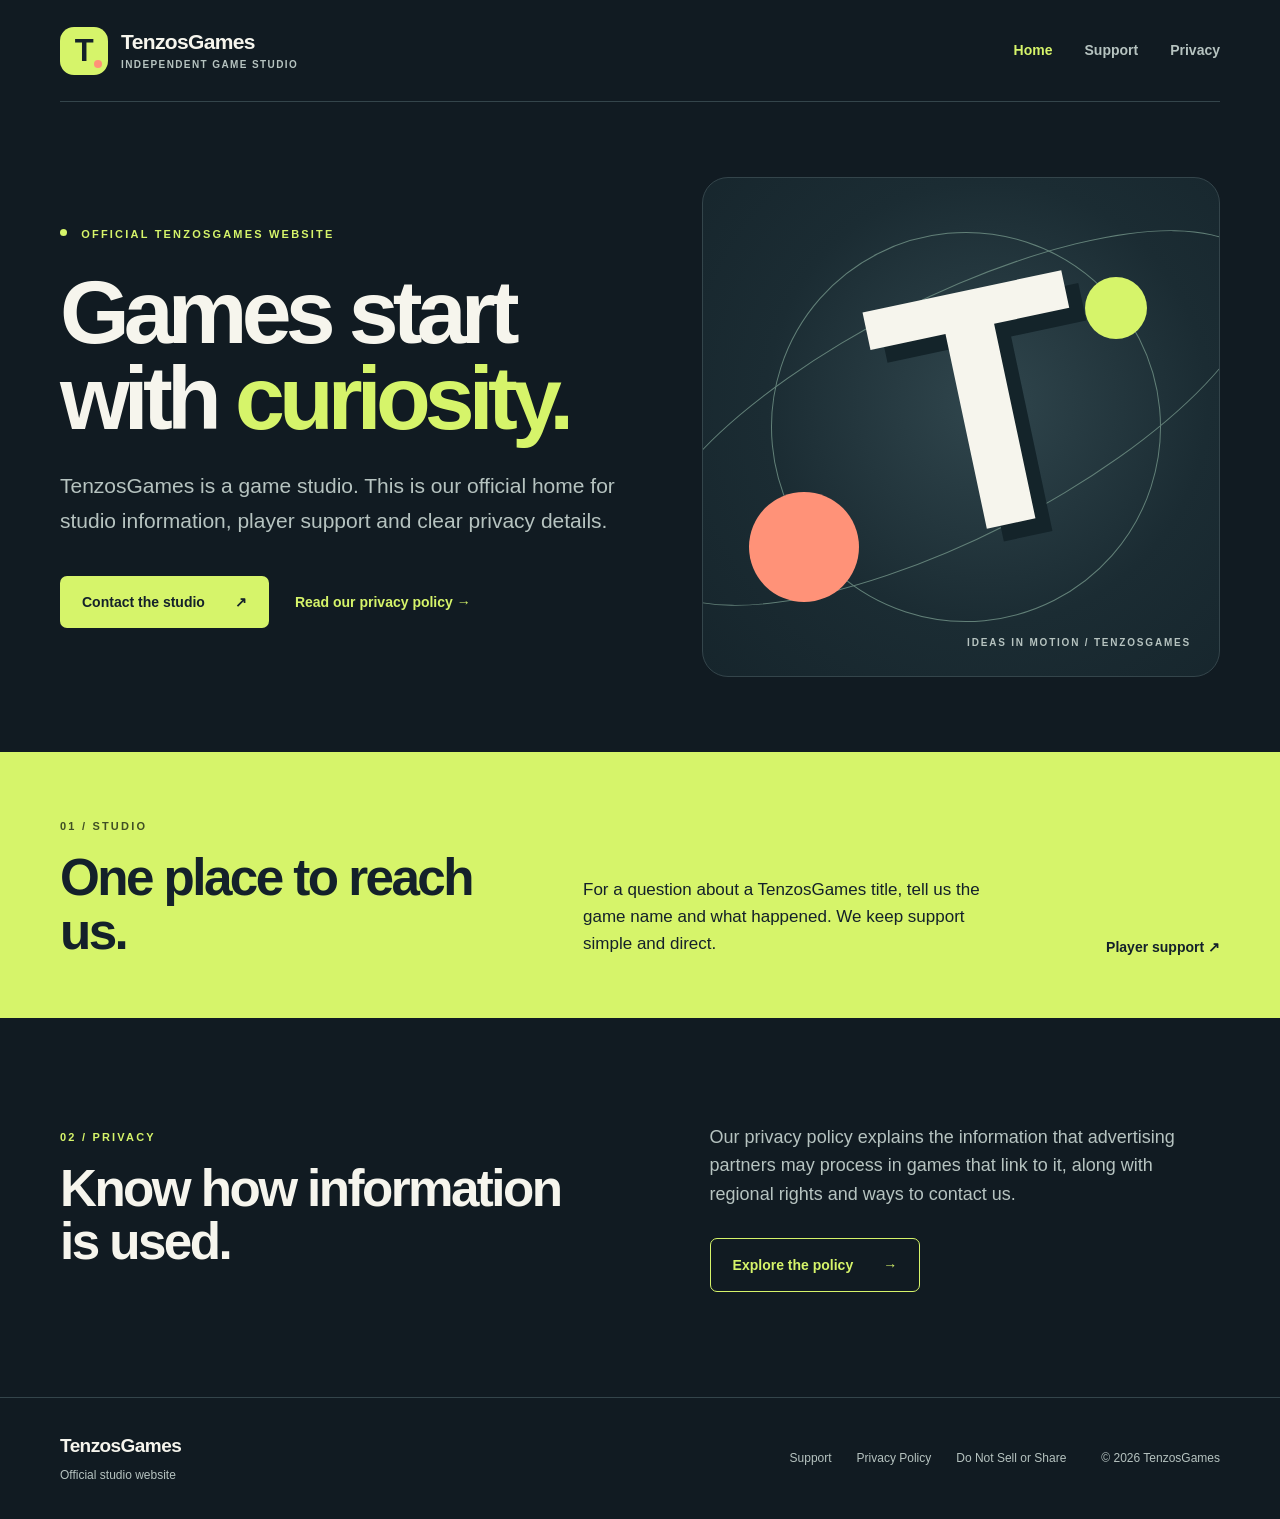
<file: index.html>
<!doctype html>
<html lang="en">
<head>
  <meta charset="utf-8">
  <meta name="viewport" content="width=device-width, initial-scale=1">
  <meta name="theme-color" content="#111b22">
  <meta name="description" content="The official website for TenzosGames. Find our studio contact, player support and privacy information.">
  <title>TenzosGames — Official Studio Website</title>
  <link rel="icon" href="favicon.svg" type="image/svg+xml">
  <link rel="stylesheet" href="styles.css">
</head>
<body>
  <a class="skip-link" href="#main">Skip to content</a>
  <header class="site-header wrap">
    <a class="brand" href="index.html" aria-label="TenzosGames home"><span class="brand-mark">T<span></span></span><span>TenzosGames<small>Independent game studio</small></span></a>
    <nav aria-label="Main navigation"><a class="active" aria-current="page" href="index.html">Home</a><a href="support.html">Support</a><a href="privacy-policy.html">Privacy</a></nav>
  </header>
  <main id="main">
    <section class="hero wrap">
      <div class="hero-copy"><p class="eyebrow"><span class="status-dot"></span> Official TenzosGames website</p><h1>Games start with <em>curiosity.</em></h1><p class="lead">TenzosGames is a game studio. This is our official home for studio information, player support and clear privacy details.</p><div class="actions"><a class="button" href="support.html">Contact the studio <span aria-hidden="true">↗</span></a><a class="text-link" href="privacy-policy.html">Read our privacy policy <span aria-hidden="true">→</span></a></div></div>
      <div class="hero-art" aria-hidden="true"><div class="orbit orbit-one"></div><div class="orbit orbit-two"></div><div class="orb orb-lime"></div><div class="orb orb-coral"></div><div class="hero-letter">T</div><span class="art-caption">IDEAS IN MOTION / TENZOSGAMES</span></div>
    </section>
    <section class="info-strip"><div class="wrap info-grid"><div><span class="mini-label">01 / STUDIO</span><h2>One place to reach us.</h2></div><p>For a question about a TenzosGames title, tell us the game name and what happened. We keep support simple and direct.</p><a class="inline-arrow" href="support.html">Player support <span aria-hidden="true">↗</span></a></div></section>
    <section class="closing wrap"><div><span class="mini-label">02 / PRIVACY</span><h2>Know how information is used.</h2></div><div><p>Our privacy policy explains the information that advertising partners may process in games that link to it, along with regional rights and ways to contact us.</p><a class="outline-button" href="privacy-policy.html">Explore the policy <span aria-hidden="true">→</span></a></div></section>
  </main>
  <footer class="site-footer"><div class="wrap footer-grid"><div><strong>TenzosGames</strong><span>Official studio website</span></div><div class="footer-links"><a href="support.html">Support</a><a href="privacy-policy.html">Privacy Policy</a><a href="privacy-policy.html#california">Do Not Sell or Share</a></div><small>© 2026 TenzosGames</small></div></footer>
</body>
</html>
</file>
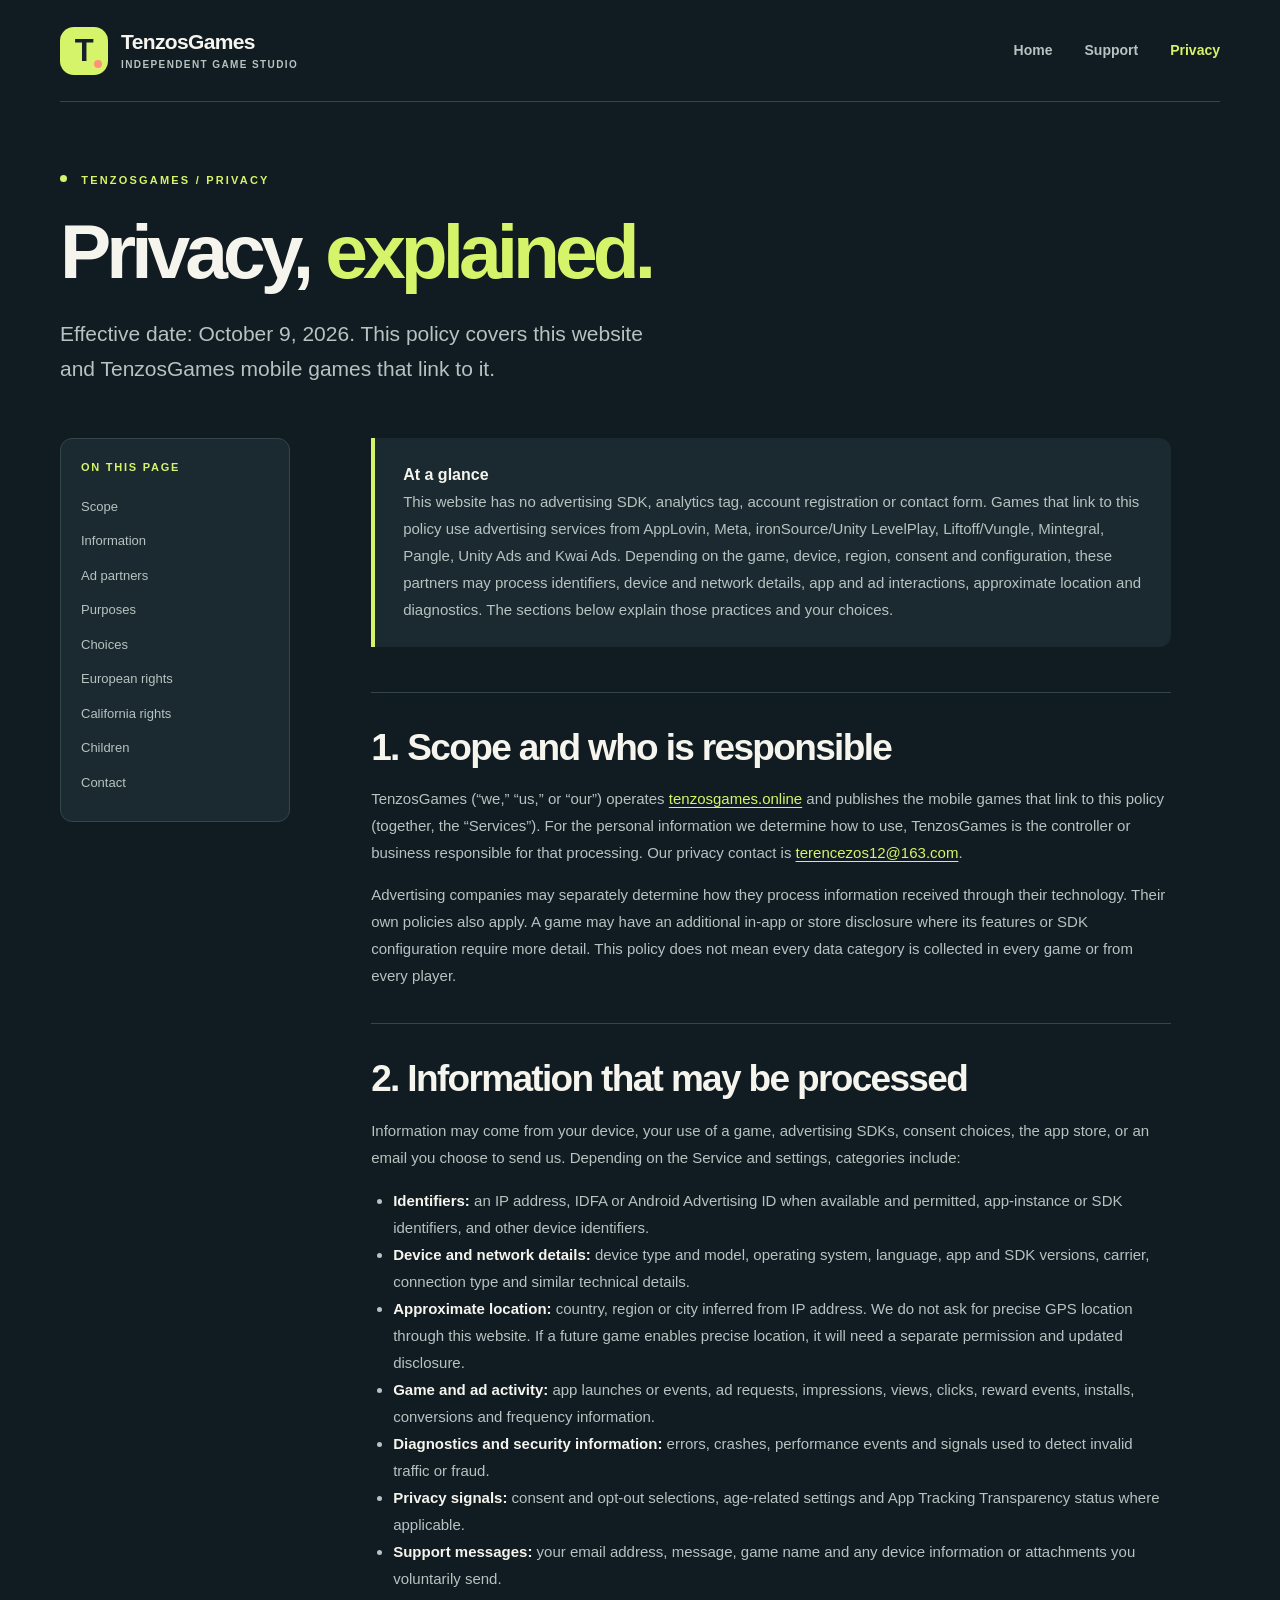
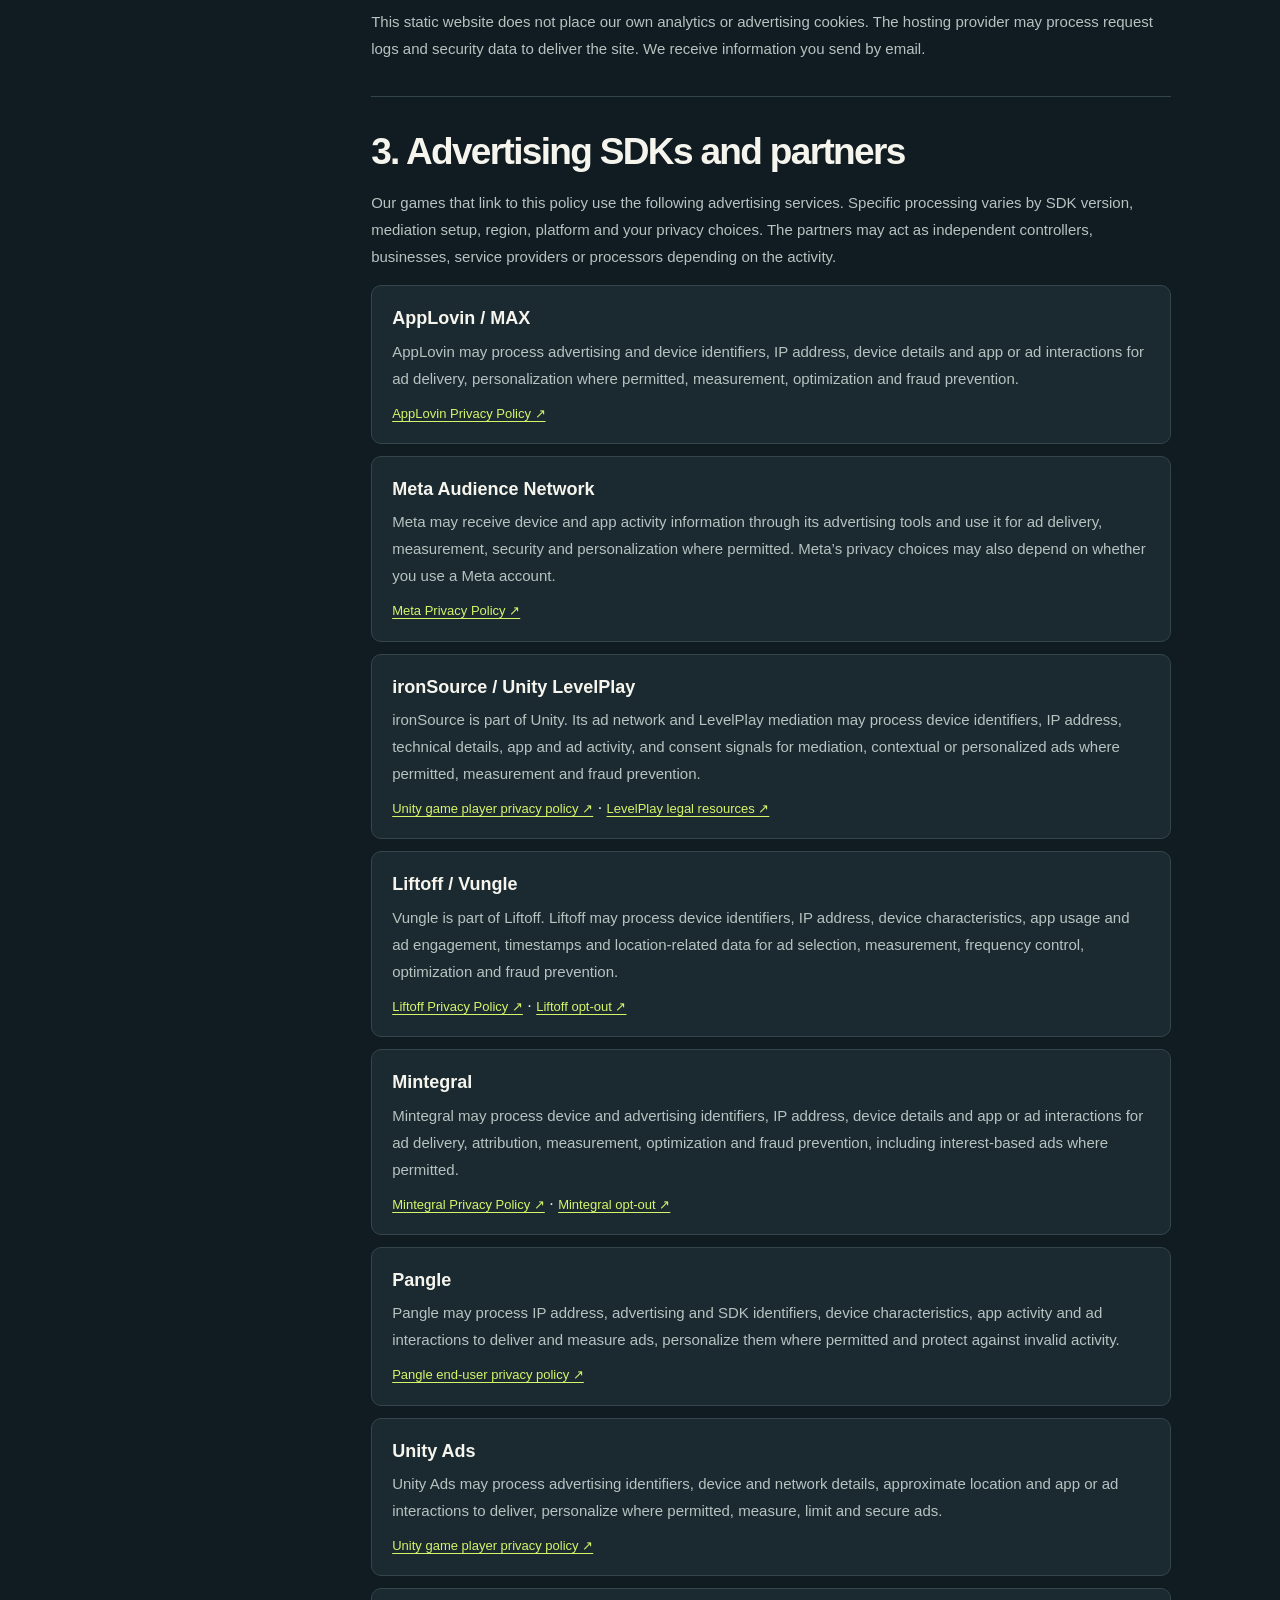
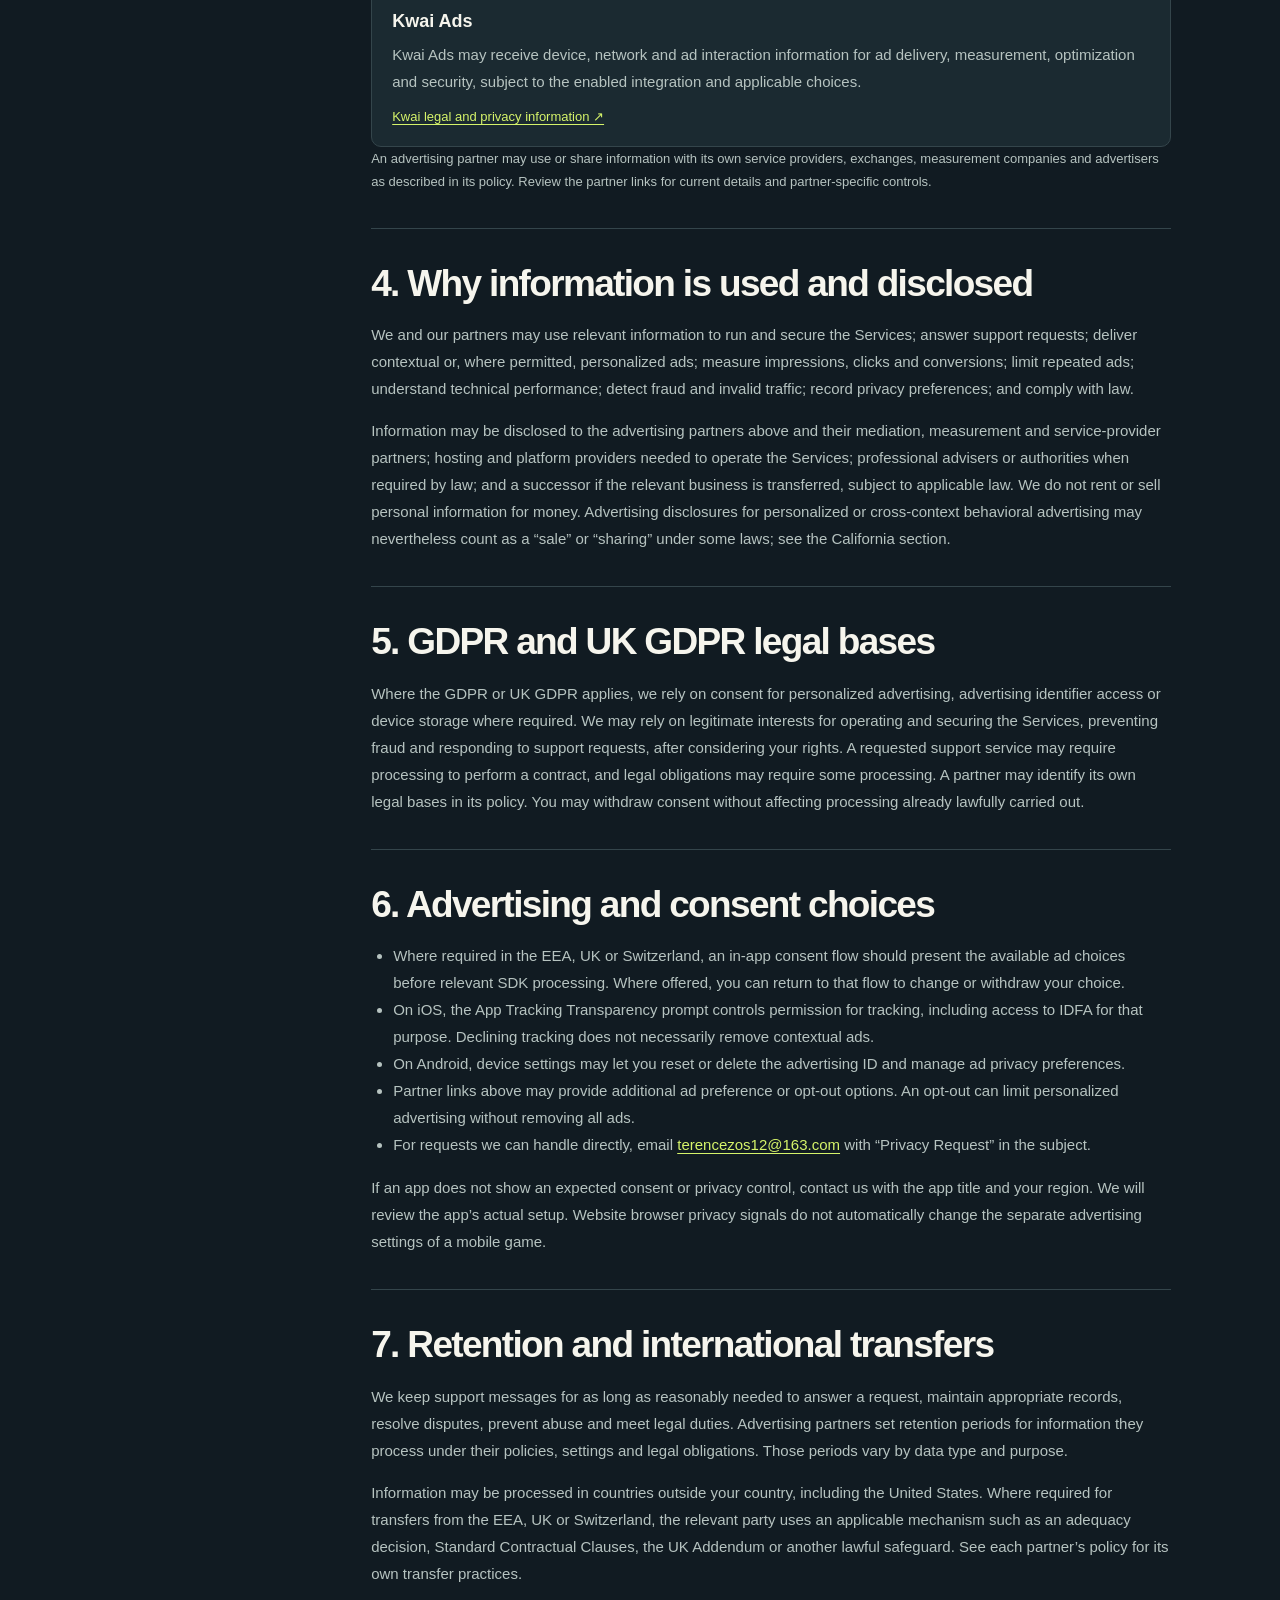
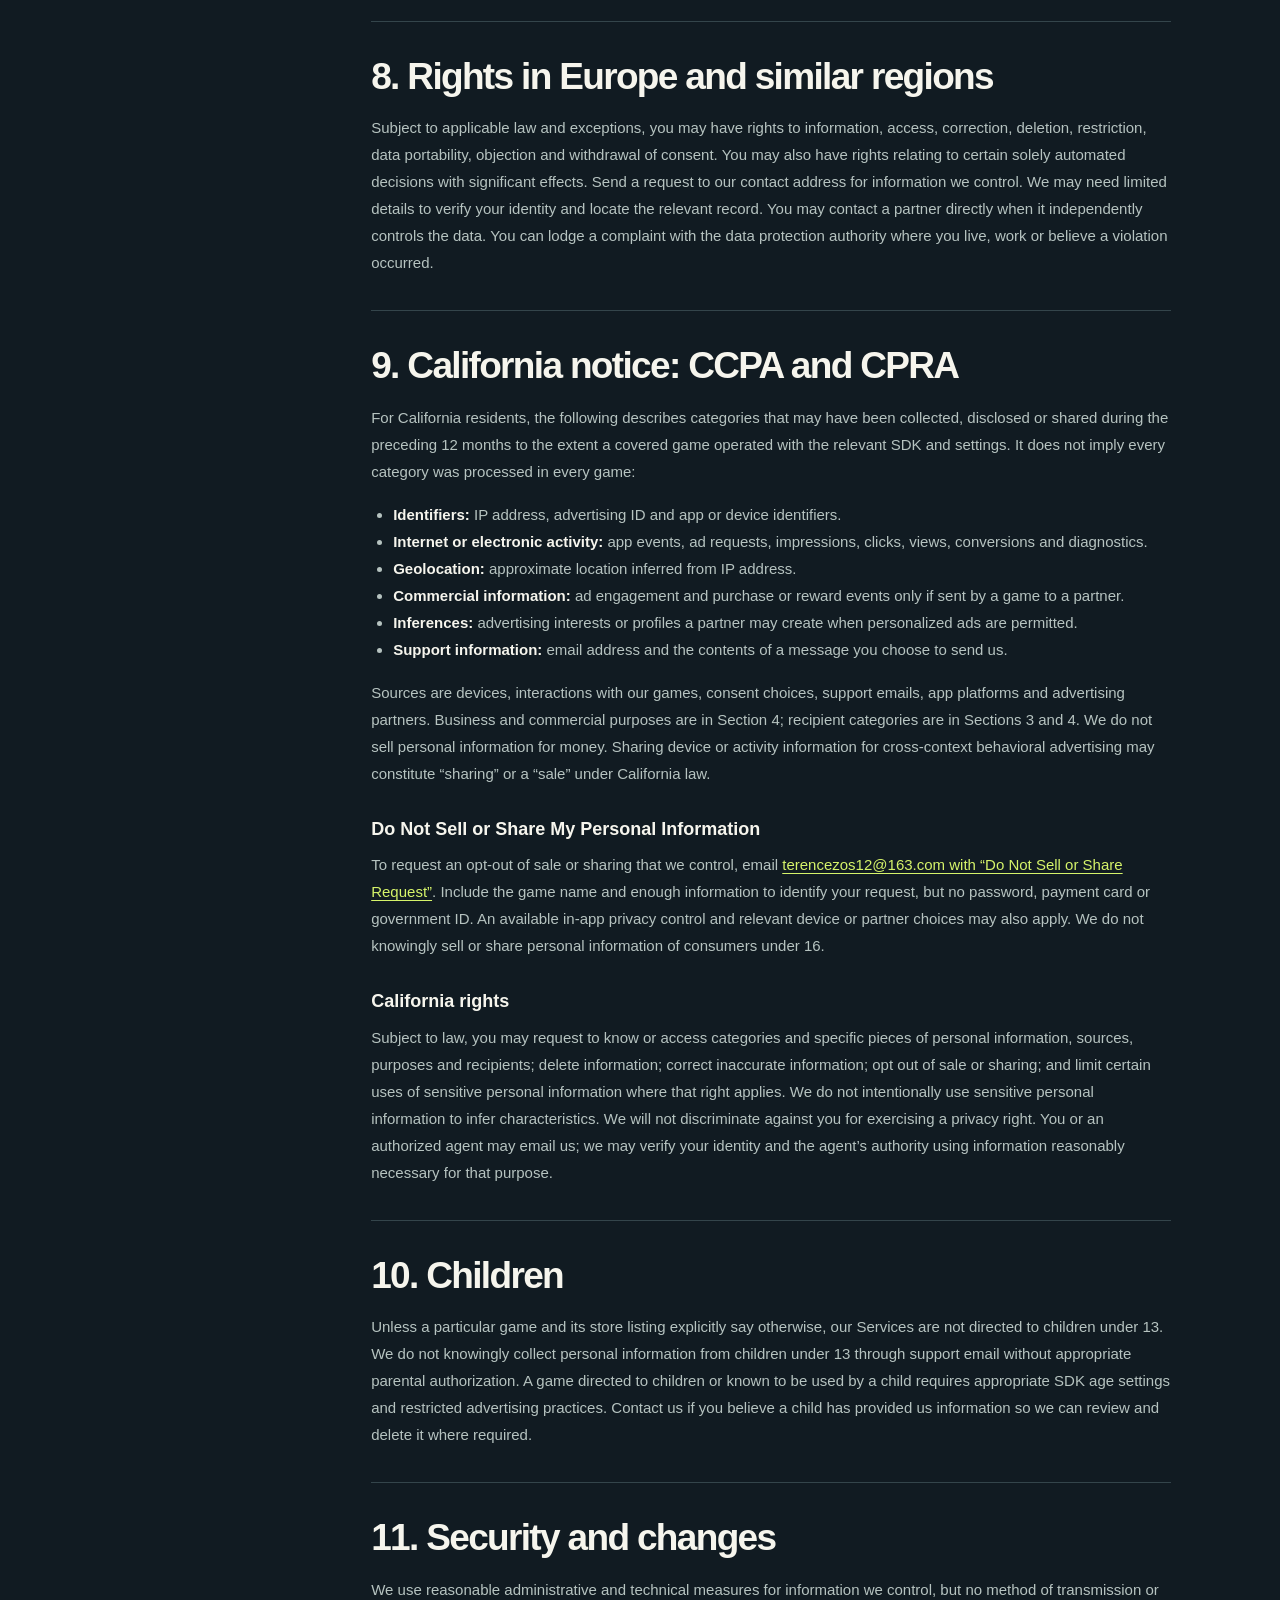
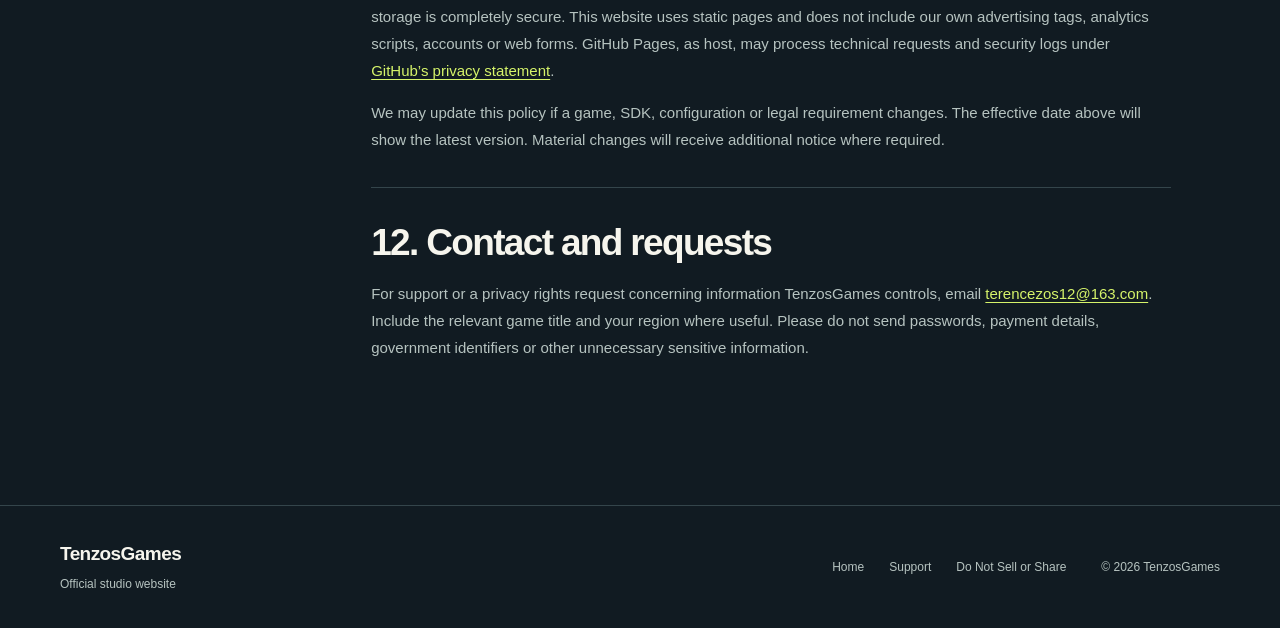
<file: privacy-policy.html>
<!doctype html>
<html lang="en">
<head><meta charset="utf-8"><meta name="viewport" content="width=device-width, initial-scale=1"><meta name="theme-color" content="#111b22"><meta name="description" content="TenzosGames privacy policy for this website and mobile games that link to it, including advertising partners and privacy rights."><title>Privacy Policy — TenzosGames</title><link rel="icon" href="favicon.svg" type="image/svg+xml"><link rel="stylesheet" href="styles.css"></head>
<body><a class="skip-link" href="#main">Skip to content</a><header class="site-header wrap"><a class="brand" href="index.html" aria-label="TenzosGames home"><span class="brand-mark">T<span></span></span><span>TenzosGames<small>Independent game studio</small></span></a><nav aria-label="Main navigation"><a href="index.html">Home</a><a href="support.html">Support</a><a class="active" aria-current="page" href="privacy-policy.html">Privacy</a></nav></header>
<main id="main" class="wrap interior"><div class="page-heading"><p class="eyebrow"><span class="status-dot"></span> TenzosGames / Privacy</p><h1>Privacy, <em>explained.</em></h1><p class="lead">Effective date: October 9, 2026. This policy covers this website and TenzosGames mobile games that link to it.</p></div><div class="policy-layout"><nav class="policy-nav" aria-label="Policy sections"><strong>ON THIS PAGE</strong><a href="#scope">Scope</a><a href="#data">Information</a><a href="#partners">Ad partners</a><a href="#uses">Purposes</a><a href="#choices">Choices</a><a href="#gdpr">European rights</a><a href="#california">California rights</a><a href="#children">Children</a><a href="#contact">Contact</a></nav><div class="policy-content">
<div class="policy-summary"><strong>At a glance</strong><p>This website has no advertising SDK, analytics tag, account registration or contact form. Games that link to this policy use advertising services from AppLovin, Meta, ironSource/Unity LevelPlay, Liftoff/Vungle, Mintegral, Pangle, Unity Ads and Kwai Ads. Depending on the game, device, region, consent and configuration, these partners may process identifiers, device and network details, app and ad interactions, approximate location and diagnostics. The sections below explain those practices and your choices.</p></div>
<section id="scope"><h2>1. Scope and who is responsible</h2><p>TenzosGames (“we,” “us,” or “our”) operates <a href="https://tenzosgames.online/">tenzosgames.online</a> and publishes the mobile games that link to this policy (together, the “Services”). For the personal information we determine how to use, TenzosGames is the controller or business responsible for that processing. Our privacy contact is <a href="mailto:terencezos12@163.com">terencezos12@163.com</a>.</p><p>Advertising companies may separately determine how they process information received through their technology. Their own policies also apply. A game may have an additional in-app or store disclosure where its features or SDK configuration require more detail. This policy does not mean every data category is collected in every game or from every player.</p></section>
<section id="data"><h2>2. Information that may be processed</h2><p>Information may come from your device, your use of a game, advertising SDKs, consent choices, the app store, or an email you choose to send us. Depending on the Service and settings, categories include:</p><ul><li><strong>Identifiers:</strong> an IP address, IDFA or Android Advertising ID when available and permitted, app-instance or SDK identifiers, and other device identifiers.</li><li><strong>Device and network details:</strong> device type and model, operating system, language, app and SDK versions, carrier, connection type and similar technical details.</li><li><strong>Approximate location:</strong> country, region or city inferred from IP address. We do not ask for precise GPS location through this website. If a future game enables precise location, it will need a separate permission and updated disclosure.</li><li><strong>Game and ad activity:</strong> app launches or events, ad requests, impressions, views, clicks, reward events, installs, conversions and frequency information.</li><li><strong>Diagnostics and security information:</strong> errors, crashes, performance events and signals used to detect invalid traffic or fraud.</li><li><strong>Privacy signals:</strong> consent and opt-out selections, age-related settings and App Tracking Transparency status where applicable.</li><li><strong>Support messages:</strong> your email address, message, game name and any device information or attachments you voluntarily send.</li></ul><p>This static website does not place our own analytics or advertising cookies. The hosting provider may process request logs and security data to deliver the site. We receive information you send by email.</p></section>
<section id="partners"><h2>3. Advertising SDKs and partners</h2><p>Our games that link to this policy use the following advertising services. Specific processing varies by SDK version, mediation setup, region, platform and your privacy choices. The partners may act as independent controllers, businesses, service providers or processors depending on the activity.</p><div class="partner-list">
<div class="partner"><h3>AppLovin / MAX</h3><p>AppLovin may process advertising and device identifiers, IP address, device details and app or ad interactions for ad delivery, personalization where permitted, measurement, optimization and fraud prevention.</p><a href="https://legal.applovin.com/privacy/" rel="noopener noreferrer">AppLovin Privacy Policy ↗</a></div>
<div class="partner"><h3>Meta Audience Network</h3><p>Meta may receive device and app activity information through its advertising tools and use it for ad delivery, measurement, security and personalization where permitted. Meta’s privacy choices may also depend on whether you use a Meta account.</p><a href="https://www.facebook.com/privacy/policy/" rel="noopener noreferrer">Meta Privacy Policy ↗</a></div>
<div class="partner"><h3>ironSource / Unity LevelPlay</h3><p>ironSource is part of Unity. Its ad network and LevelPlay mediation may process device identifiers, IP address, technical details, app and ad activity, and consent signals for mediation, contextual or personalized ads where permitted, measurement and fraud prevention.</p><a href="https://unity.com/legal/game-player-and-app-user-privacy-policy" rel="noopener noreferrer">Unity game player privacy policy ↗</a> · <a href="https://docs.unity.com/grow/levelplay/platform/legal-resources" rel="noopener noreferrer">LevelPlay legal resources ↗</a></div>
<div class="partner"><h3>Liftoff / Vungle</h3><p>Vungle is part of Liftoff. Liftoff may process device identifiers, IP address, device characteristics, app usage and ad engagement, timestamps and location-related data for ad selection, measurement, frequency control, optimization and fraud prevention.</p><a href="https://www.liftoff.ai/privacy-policy/" rel="noopener noreferrer">Liftoff Privacy Policy ↗</a> · <a href="https://liftoff.ai/opt-out/" rel="noopener noreferrer">Liftoff opt-out ↗</a></div>
<div class="partner"><h3>Mintegral</h3><p>Mintegral may process device and advertising identifiers, IP address, device details and app or ad interactions for ad delivery, attribution, measurement, optimization and fraud prevention, including interest-based ads where permitted.</p><a href="https://www.mintegral.com/en/privacy" rel="noopener noreferrer">Mintegral Privacy Policy ↗</a> · <a href="https://www.mintegral.com/en/opt-out" rel="noopener noreferrer">Mintegral opt-out ↗</a></div>
<div class="partner"><h3>Pangle</h3><p>Pangle may process IP address, advertising and SDK identifiers, device characteristics, app activity and ad interactions to deliver and measure ads, personalize them where permitted and protect against invalid activity.</p><a href="https://www.pangleglobal.com/privacy/enduser" rel="noopener noreferrer">Pangle end-user privacy policy ↗</a></div>
<div class="partner"><h3>Unity Ads</h3><p>Unity Ads may process advertising identifiers, device and network details, approximate location and app or ad interactions to deliver, personalize where permitted, measure, limit and secure ads.</p><a href="https://unity.com/legal/game-player-and-app-user-privacy-policy" rel="noopener noreferrer">Unity game player privacy policy ↗</a></div>
<div class="partner"><h3>Kwai Ads</h3><p>Kwai Ads may receive device, network and ad interaction information for ad delivery, measurement, optimization and security, subject to the enabled integration and applicable choices.</p><a href="https://www.kwai.com/legal" rel="noopener noreferrer">Kwai legal and privacy information ↗</a></div>
</div><p class="small-note">An advertising partner may use or share information with its own service providers, exchanges, measurement companies and advertisers as described in its policy. Review the partner links for current details and partner-specific controls.</p></section>
<section id="uses"><h2>4. Why information is used and disclosed</h2><p>We and our partners may use relevant information to run and secure the Services; answer support requests; deliver contextual or, where permitted, personalized ads; measure impressions, clicks and conversions; limit repeated ads; understand technical performance; detect fraud and invalid traffic; record privacy preferences; and comply with law.</p><p>Information may be disclosed to the advertising partners above and their mediation, measurement and service-provider partners; hosting and platform providers needed to operate the Services; professional advisers or authorities when required by law; and a successor if the relevant business is transferred, subject to applicable law. We do not rent or sell personal information for money. Advertising disclosures for personalized or cross-context behavioral advertising may nevertheless count as a “sale” or “sharing” under some laws; see the California section.</p></section>
<section id="bases"><h2>5. GDPR and UK GDPR legal bases</h2><p>Where the GDPR or UK GDPR applies, we rely on consent for personalized advertising, advertising identifier access or device storage where required. We may rely on legitimate interests for operating and securing the Services, preventing fraud and responding to support requests, after considering your rights. A requested support service may require processing to perform a contract, and legal obligations may require some processing. A partner may identify its own legal bases in its policy. You may withdraw consent without affecting processing already lawfully carried out.</p></section>
<section id="choices"><h2>6. Advertising and consent choices</h2><ul><li>Where required in the EEA, UK or Switzerland, an in-app consent flow should present the available ad choices before relevant SDK processing. Where offered, you can return to that flow to change or withdraw your choice.</li><li>On iOS, the App Tracking Transparency prompt controls permission for tracking, including access to IDFA for that purpose. Declining tracking does not necessarily remove contextual ads.</li><li>On Android, device settings may let you reset or delete the advertising ID and manage ad privacy preferences.</li><li>Partner links above may provide additional ad preference or opt-out options. An opt-out can limit personalized advertising without removing all ads.</li><li>For requests we can handle directly, email <a href="mailto:terencezos12@163.com?subject=Privacy%20Request">terencezos12@163.com</a> with “Privacy Request” in the subject.</li></ul><p>If an app does not show an expected consent or privacy control, contact us with the app title and your region. We will review the app’s actual setup. Website browser privacy signals do not automatically change the separate advertising settings of a mobile game.</p></section>
<section id="retention"><h2>7. Retention and international transfers</h2><p>We keep support messages for as long as reasonably needed to answer a request, maintain appropriate records, resolve disputes, prevent abuse and meet legal duties. Advertising partners set retention periods for information they process under their policies, settings and legal obligations. Those periods vary by data type and purpose.</p><p>Information may be processed in countries outside your country, including the United States. Where required for transfers from the EEA, UK or Switzerland, the relevant party uses an applicable mechanism such as an adequacy decision, Standard Contractual Clauses, the UK Addendum or another lawful safeguard. See each partner’s policy for its own transfer practices.</p></section>
<section id="gdpr"><h2>8. Rights in Europe and similar regions</h2><p>Subject to applicable law and exceptions, you may have rights to information, access, correction, deletion, restriction, data portability, objection and withdrawal of consent. You may also have rights relating to certain solely automated decisions with significant effects. Send a request to our contact address for information we control. We may need limited details to verify your identity and locate the relevant record. You may contact a partner directly when it independently controls the data. You can lodge a complaint with the data protection authority where you live, work or believe a violation occurred.</p></section>
<section id="california"><h2>9. California notice: CCPA and CPRA</h2><p>For California residents, the following describes categories that may have been collected, disclosed or shared during the preceding 12 months to the extent a covered game operated with the relevant SDK and settings. It does not imply every category was processed in every game:</p><ul><li><strong>Identifiers:</strong> IP address, advertising ID and app or device identifiers.</li><li><strong>Internet or electronic activity:</strong> app events, ad requests, impressions, clicks, views, conversions and diagnostics.</li><li><strong>Geolocation:</strong> approximate location inferred from IP address.</li><li><strong>Commercial information:</strong> ad engagement and purchase or reward events only if sent by a game to a partner.</li><li><strong>Inferences:</strong> advertising interests or profiles a partner may create when personalized ads are permitted.</li><li><strong>Support information:</strong> email address and the contents of a message you choose to send us.</li></ul><p>Sources are devices, interactions with our games, consent choices, support emails, app platforms and advertising partners. Business and commercial purposes are in Section 4; recipient categories are in Sections 3 and 4. We do not sell personal information for money. Sharing device or activity information for cross-context behavioral advertising may constitute “sharing” or a “sale” under California law.</p><h3>Do Not Sell or Share My Personal Information</h3><p>To request an opt-out of sale or sharing that we control, email <a href="mailto:terencezos12@163.com?subject=Do%20Not%20Sell%20or%20Share%20Request">terencezos12@163.com with “Do Not Sell or Share Request”</a>. Include the game name and enough information to identify your request, but no password, payment card or government ID. An available in-app privacy control and relevant device or partner choices may also apply. We do not knowingly sell or share personal information of consumers under 16.</p><h3>California rights</h3><p>Subject to law, you may request to know or access categories and specific pieces of personal information, sources, purposes and recipients; delete information; correct inaccurate information; opt out of sale or sharing; and limit certain uses of sensitive personal information where that right applies. We do not intentionally use sensitive personal information to infer characteristics. We will not discriminate against you for exercising a privacy right. You or an authorized agent may email us; we may verify your identity and the agent’s authority using information reasonably necessary for that purpose.</p></section>
<section id="children"><h2>10. Children</h2><p>Unless a particular game and its store listing explicitly say otherwise, our Services are not directed to children under 13. We do not knowingly collect personal information from children under 13 through support email without appropriate parental authorization. A game directed to children or known to be used by a child requires appropriate SDK age settings and restricted advertising practices. Contact us if you believe a child has provided us information so we can review and delete it where required.</p></section>
<section id="security"><h2>11. Security and changes</h2><p>We use reasonable administrative and technical measures for information we control, but no method of transmission or storage is completely secure. This website uses static pages and does not include our own advertising tags, analytics scripts, accounts or web forms. GitHub Pages, as host, may process technical requests and security logs under <a href="https://docs.github.com/en/site-policy/privacy-policies/github-general-privacy-statement" rel="noopener noreferrer">GitHub’s privacy statement</a>.</p><p>We may update this policy if a game, SDK, configuration or legal requirement changes. The effective date above will show the latest version. Material changes will receive additional notice where required.</p></section>
<section id="contact"><h2>12. Contact and requests</h2><p>For support or a privacy rights request concerning information TenzosGames controls, email <a href="mailto:terencezos12@163.com">terencezos12@163.com</a>. Include the relevant game title and your region where useful. Please do not send passwords, payment details, government identifiers or other unnecessary sensitive information.</p></section>
</div></div></main><footer class="site-footer"><div class="wrap footer-grid"><div><strong>TenzosGames</strong><span>Official studio website</span></div><div class="footer-links"><a href="index.html">Home</a><a href="support.html">Support</a><a href="#california">Do Not Sell or Share</a></div><small>© 2026 TenzosGames</small></div></footer></body></html>
</file>
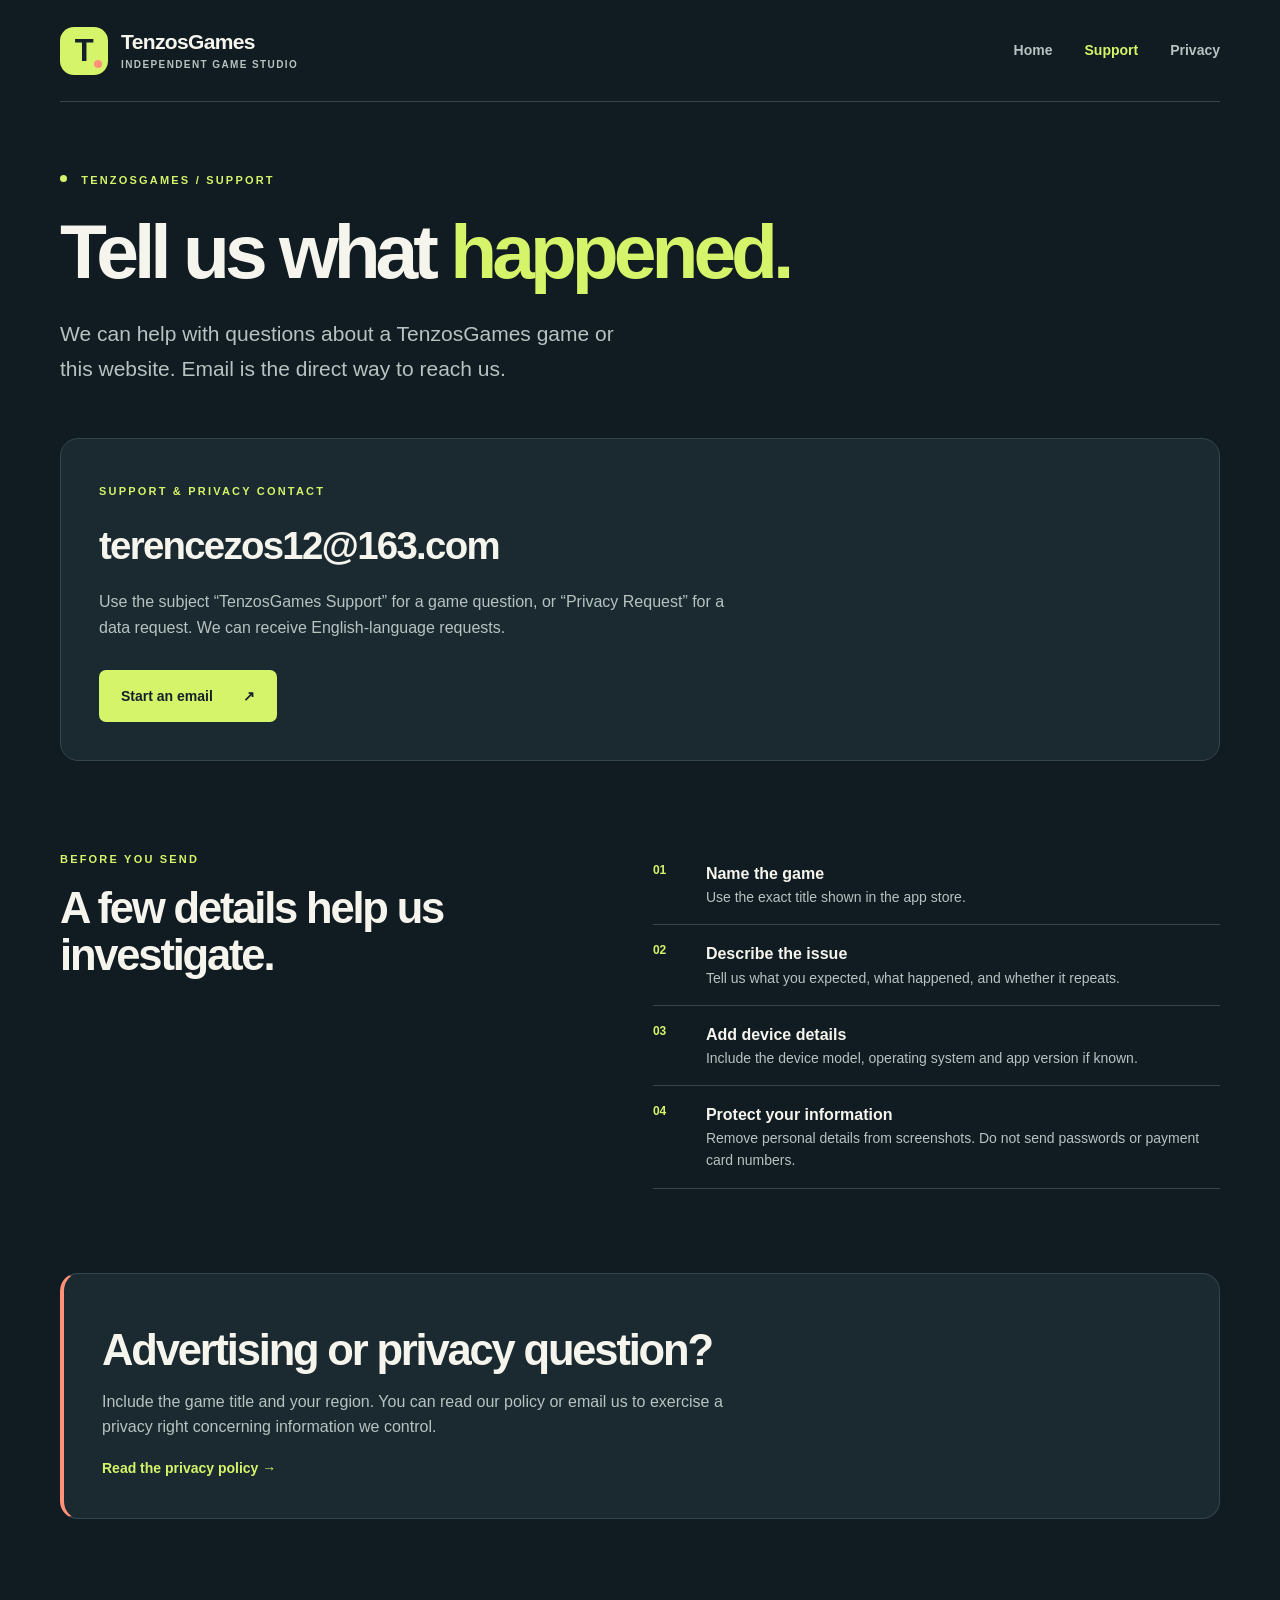
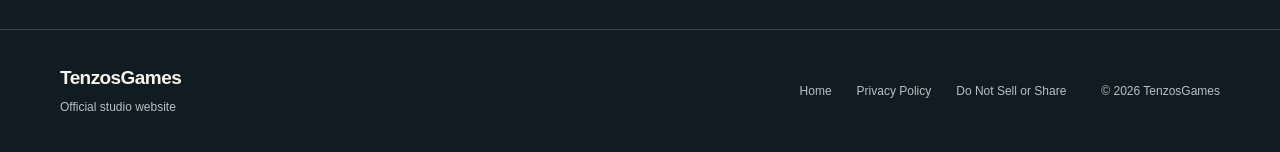
<file: support.html>
<!doctype html>
<html lang="en">
<head><meta charset="utf-8"><meta name="viewport" content="width=device-width, initial-scale=1"><meta name="theme-color" content="#111b22"><meta name="description" content="Contact TenzosGames for game support and privacy requests."><title>Support — TenzosGames</title><link rel="icon" href="favicon.svg" type="image/svg+xml"><link rel="stylesheet" href="styles.css"></head>
<body><a class="skip-link" href="#main">Skip to content</a><header class="site-header wrap"><a class="brand" href="index.html" aria-label="TenzosGames home"><span class="brand-mark">T<span></span></span><span>TenzosGames<small>Independent game studio</small></span></a><nav aria-label="Main navigation"><a href="index.html">Home</a><a class="active" aria-current="page" href="support.html">Support</a><a href="privacy-policy.html">Privacy</a></nav></header>
<main id="main" class="wrap interior"><div class="page-heading"><p class="eyebrow"><span class="status-dot"></span> TenzosGames / Support</p><h1>Tell us what <em>happened.</em></h1><p class="lead">We can help with questions about a TenzosGames game or this website. Email is the direct way to reach us.</p></div><section class="contact-panel" aria-labelledby="email-heading"><span class="mini-label">SUPPORT & PRIVACY CONTACT</span><h2 id="email-heading"><a href="mailto:terencezos12@163.com">terencezos12@163.com</a></h2><p>Use the subject “TenzosGames Support” for a game question, or “Privacy Request” for a data request. We can receive English-language requests.</p><a class="button" href="mailto:terencezos12@163.com?subject=TenzosGames%20Support">Start an email <span aria-hidden="true">↗</span></a></section><section class="support-grid" aria-label="How to write a useful support request"><div><span class="mini-label">BEFORE YOU SEND</span><h2>A few details help us investigate.</h2></div><ol><li><strong>Name the game</strong><span>Use the exact title shown in the app store.</span></li><li><strong>Describe the issue</strong><span>Tell us what you expected, what happened, and whether it repeats.</span></li><li><strong>Add device details</strong><span>Include the device model, operating system and app version if known.</span></li><li><strong>Protect your information</strong><span>Remove personal details from screenshots. Do not send passwords or payment card numbers.</span></li></ol></section><aside class="note-panel"><h2>Advertising or privacy question?</h2><p>Include the game title and your region. You can read our policy or email us to exercise a privacy right concerning information we control.</p><a class="text-link" href="privacy-policy.html">Read the privacy policy <span aria-hidden="true">→</span></a></aside></main>
<footer class="site-footer"><div class="wrap footer-grid"><div><strong>TenzosGames</strong><span>Official studio website</span></div><div class="footer-links"><a href="index.html">Home</a><a href="privacy-policy.html">Privacy Policy</a><a href="privacy-policy.html#california">Do Not Sell or Share</a></div><small>© 2026 TenzosGames</small></div></footer></body></html>
</file>
<file: styles.css>
:root{--bg:#111b22;--panel:#1b2a31;--panel2:#23343b;--line:#34454b;--text:#f6f5ed;--muted:#b6c3c0;--lime:#d6f46a;--coral:#ff9278;--ink:#14212a}*{box-sizing:border-box}html{scroll-behavior:smooth}body{margin:0;background:var(--bg);color:var(--text);font-family:Arial,Helvetica,sans-serif;line-height:1.58}a{color:inherit}a:focus-visible{outline:3px solid var(--lime);outline-offset:4px}.wrap{width:min(1160px,calc(100% - 48px));margin-inline:auto}.skip-link{position:absolute;left:-9999px;top:10px;background:var(--lime);color:var(--ink);padding:8px 14px;z-index:10}.skip-link:focus{left:12px}.site-header{min-height:102px;display:flex;align-items:center;justify-content:space-between;gap:24px;border-bottom:1px solid var(--line)}.brand{display:flex;align-items:center;gap:13px;font-weight:800;font-size:21px;text-decoration:none;letter-spacing:-.03em;line-height:1.15}.brand small{display:block;color:var(--muted);font-size:10px;font-weight:700;letter-spacing:.14em;text-transform:uppercase;margin-top:5px}.brand-mark{position:relative;display:grid;place-items:center;background:var(--lime);color:var(--ink);font-size:31px;font-weight:900;width:48px;height:48px;border-radius:14px}.brand-mark span{position:absolute;right:6px;bottom:7px;width:8px;height:8px;background:var(--coral);border-radius:50%}.site-header nav{display:flex;gap:32px}.site-header nav a{color:var(--muted);font-size:14px;font-weight:700;text-decoration:none;padding:10px 0}.site-header nav a:hover,.site-header nav .active{color:var(--lime)}.eyebrow,.mini-label{color:var(--lime);font-size:11px;letter-spacing:.2em;font-weight:800;text-transform:uppercase}.status-dot{display:inline-block;background:var(--lime);width:7px;height:7px;border-radius:50%;margin-right:9px;vertical-align:2px}.hero{display:grid;grid-template-columns:1.05fr .95fr;gap:6%;align-items:center;min-height:650px;padding-block:70px}.hero-copy{max-width:600px}h1,h2,h3,p{margin-top:0}h1{font-size:clamp(56px,7vw,104px);line-height:.96;letter-spacing:-.065em;margin:26px 0 28px;font-weight:800}h1 em{color:var(--lime);font-style:normal}.lead{color:var(--muted);font-size:clamp(17px,1.7vw,21px);line-height:1.65;max-width:590px}.actions{display:flex;align-items:center;flex-wrap:wrap;gap:26px;margin-top:38px}.button,.outline-button{display:inline-flex;align-items:center;justify-content:space-between;gap:30px;padding:15px 22px;border-radius:7px;font-weight:800;text-decoration:none;font-size:14px}.button{background:var(--lime);color:var(--ink)}.button:hover{background:#e7ff9a}.outline-button{border:1px solid var(--lime);color:var(--lime)}.outline-button:hover{background:var(--panel)}.text-link,.inline-arrow{color:var(--lime);text-decoration:none;font-weight:800;font-size:14px}.text-link:hover,.inline-arrow:hover{text-decoration:underline}.hero-art{height:500px;position:relative;background:radial-gradient(circle at 55% 45%,#30464d 0,#1b2c33 56%,#16252c 100%);border:1px solid var(--line);border-radius:26px;overflow:hidden}.orbit{position:absolute;border:1px solid #628078;border-radius:50%;transform:rotate(-27deg)}.orbit-one{width:680px;height:240px;left:-90px;top:120px}.orbit-two{width:390px;height:390px;left:68px;top:54px}.orb{position:absolute;border-radius:50%}.orb-lime{width:62px;height:62px;background:var(--lime);top:99px;right:72px}.orb-coral{width:110px;height:110px;background:var(--coral);left:46px;bottom:74px}.hero-letter{font-size:345px;font-weight:900;line-height:1;position:absolute;left:50%;top:47%;transform:translate(-50%,-50%) rotate(-12deg);letter-spacing:-.15em;color:#f6f5ed;text-shadow:14px 16px 0 #14242a}.art-caption{position:absolute;bottom:25px;right:28px;font-size:10px;letter-spacing:.18em;font-weight:800;color:var(--muted)}.info-strip{background:var(--lime);color:var(--ink)}.info-grid{display:grid;grid-template-columns:1fr 1fr auto;align-items:end;gap:6%;padding-block:60px}.info-strip .mini-label{color:#405024}.info-grid h2,.closing h2{font-size:clamp(34px,4vw,54px);line-height:1.04;letter-spacing:-.05em;margin:14px 0 0}.info-grid p{font-size:17px;max-width:430px;margin:0}.info-grid .inline-arrow{color:var(--ink);white-space:nowrap}.closing{display:grid;grid-template-columns:1fr 1fr;gap:12%;padding-block:105px}.closing p{font-size:18px;color:var(--muted);max-width:480px}.closing .outline-button{margin-top:12px}.site-footer{border-top:1px solid var(--line);padding-block:33px}.footer-grid{display:grid;grid-template-columns:1fr auto auto;gap:35px;align-items:center}.footer-grid strong{display:block;font-size:19px;letter-spacing:-.03em}.footer-grid span,.footer-grid small{color:var(--muted);font-size:12px}.footer-links{display:flex;gap:25px;flex-wrap:wrap}.footer-links a{font-size:12px;text-decoration:none;color:var(--muted)}.footer-links a:hover{color:var(--lime)}.interior{padding-block:70px 110px}.page-heading{max-width:790px;margin-bottom:52px}.interior h1{font-size:clamp(52px,6vw,84px)}.contact-panel,.note-panel{background:var(--panel);border:1px solid var(--line);border-radius:18px;padding:38px}.contact-panel h2{font-size:clamp(26px,3vw,42px);letter-spacing:-.045em;margin:13px 0}.contact-panel h2 a{text-decoration:none;overflow-wrap:anywhere}.contact-panel h2 a:hover{color:var(--lime)}.contact-panel p,.note-panel p{color:var(--muted);max-width:650px}.contact-panel .button{margin-top:14px}.support-grid{display:grid;grid-template-columns:1fr 1.25fr;gap:12%;padding-block:84px}.support-grid h2,.note-panel h2{font-size:clamp(30px,3.4vw,46px);line-height:1.08;letter-spacing:-.05em;margin:15px 0}.support-grid ol{margin:0;padding:0;list-style:none;counter-reset:item}.support-grid li{counter-increment:item;display:grid;grid-template-columns:35px 1fr;column-gap:18px;padding:16px 0;border-bottom:1px solid var(--line)}.support-grid li:before{content:"0" counter(item);color:var(--lime);font-size:12px;font-weight:800;grid-row:1/3}.support-grid li strong{font-size:16px}.support-grid li span{color:var(--muted);font-size:14px}.note-panel{border-left:4px solid var(--coral)}.policy-layout{display:grid;grid-template-columns:230px minmax(0,1fr);gap:7%;align-items:start}.policy-nav{position:sticky;top:25px;border:1px solid var(--line);border-radius:12px;padding:20px;background:var(--panel)}.policy-nav strong{display:block;color:var(--lime);font-size:11px;letter-spacing:.16em;margin-bottom:13px}.policy-nav a{display:block;color:var(--muted);font-size:13px;text-decoration:none;padding:7px 0}.policy-nav a:hover{color:var(--lime)}.policy-content{max-width:800px}.policy-summary{background:var(--panel);border-left:4px solid var(--lime);padding:24px 28px;border-radius:0 12px 12px 0;margin-bottom:45px}.policy-content section{border-top:1px solid var(--line);padding-block:34px;scroll-margin-top:20px}.policy-content h2{font-size:clamp(27px,3vw,37px);line-height:1.15;letter-spacing:-.045em;margin-bottom:16px}.policy-content h3{font-size:18px;margin:28px 0 8px}.policy-content p,.policy-content li{color:var(--muted);font-size:15px;line-height:1.8}.policy-content p:last-child{margin-bottom:0}.policy-content ul{padding-left:22px}.policy-content a{color:var(--lime);text-underline-offset:3px}.policy-content strong{color:var(--text)}.partner-list{display:grid;gap:12px}.partner{background:var(--panel);border:1px solid var(--line);padding:18px 20px;border-radius:10px}.partner h3{margin:0 0 5px}.partner p{margin:0 0 8px}.partner a{font-size:13px}.small-note{font-size:13px!important}@media(max-width:840px){.hero{grid-template-columns:1fr;gap:30px;padding-block:70px}.hero-art{height:360px}.hero-letter{font-size:260px}.orbit-one{left:-150px}.info-grid{grid-template-columns:1fr 1fr}.info-grid .inline-arrow{grid-column:2}.policy-layout{grid-template-columns:1fr}.policy-nav{position:static;display:flex;gap:12px;overflow-x:auto;white-space:nowrap}.policy-nav strong{align-self:center;margin:0}.policy-nav a{display:inline-block}.footer-grid{grid-template-columns:1fr auto}.footer-grid small{grid-column:1/-1}}@media(max-width:560px){.wrap{width:min(100% - 32px,1160px)}.site-header{align-items:flex-start;flex-direction:column;padding-block:19px;gap:15px}.site-header nav{gap:25px}.site-header nav a{padding:4px 0}.brand{font-size:19px}.hero{min-height:0;padding-block:65px 55px}.hero-art{height:300px}.hero-letter{font-size:220px}.orb-coral{width:70px;height:70px}.orb-lime{width:45px;height:45px}.art-caption{font-size:8px}.info-grid,.closing,.support-grid{grid-template-columns:1fr;gap:20px}.info-grid{padding-block:45px}.info-grid .inline-arrow{grid-column:auto}.closing{padding-block:75px}.footer-grid{grid-template-columns:1fr;gap:18px}.footer-grid small{grid-column:auto}.interior{padding-block:52px 78px}.contact-panel,.note-panel{padding:25px}.support-grid{padding-block:62px}.policy-nav{display:none}}
</file>
